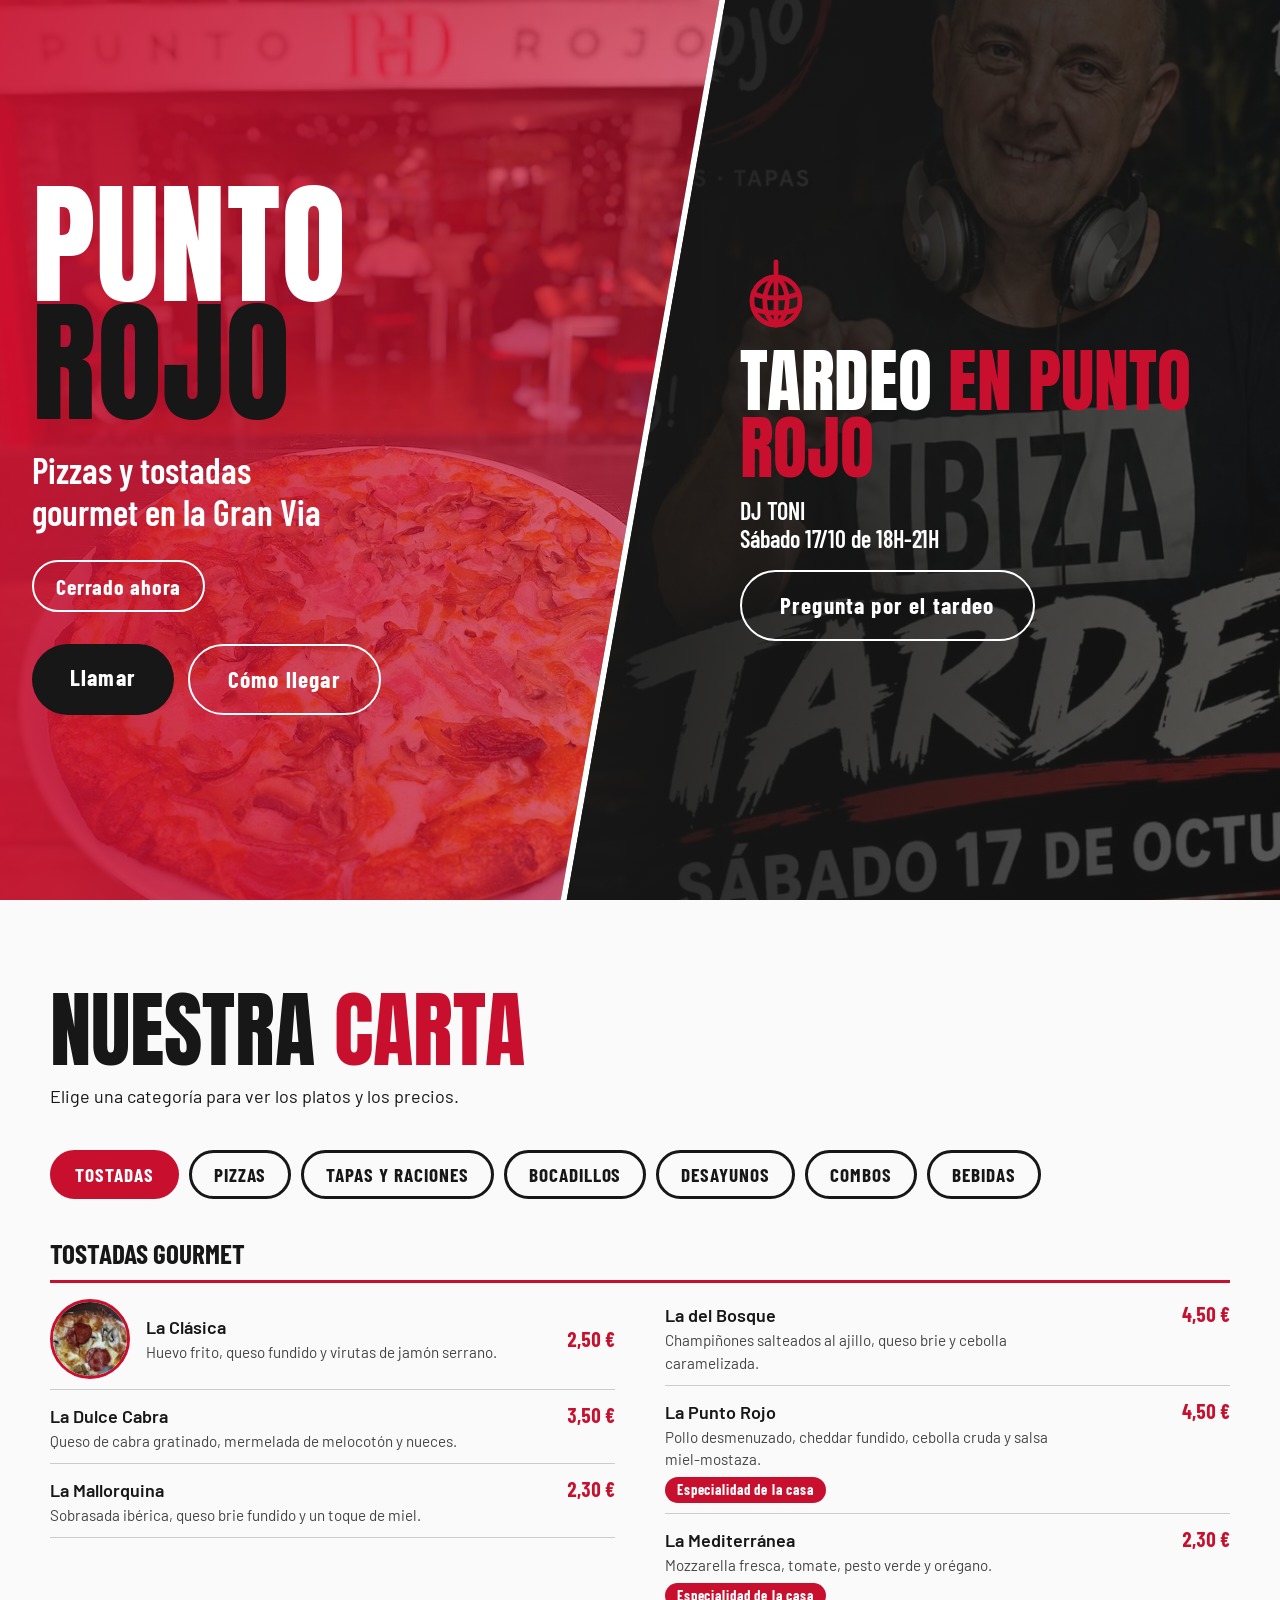
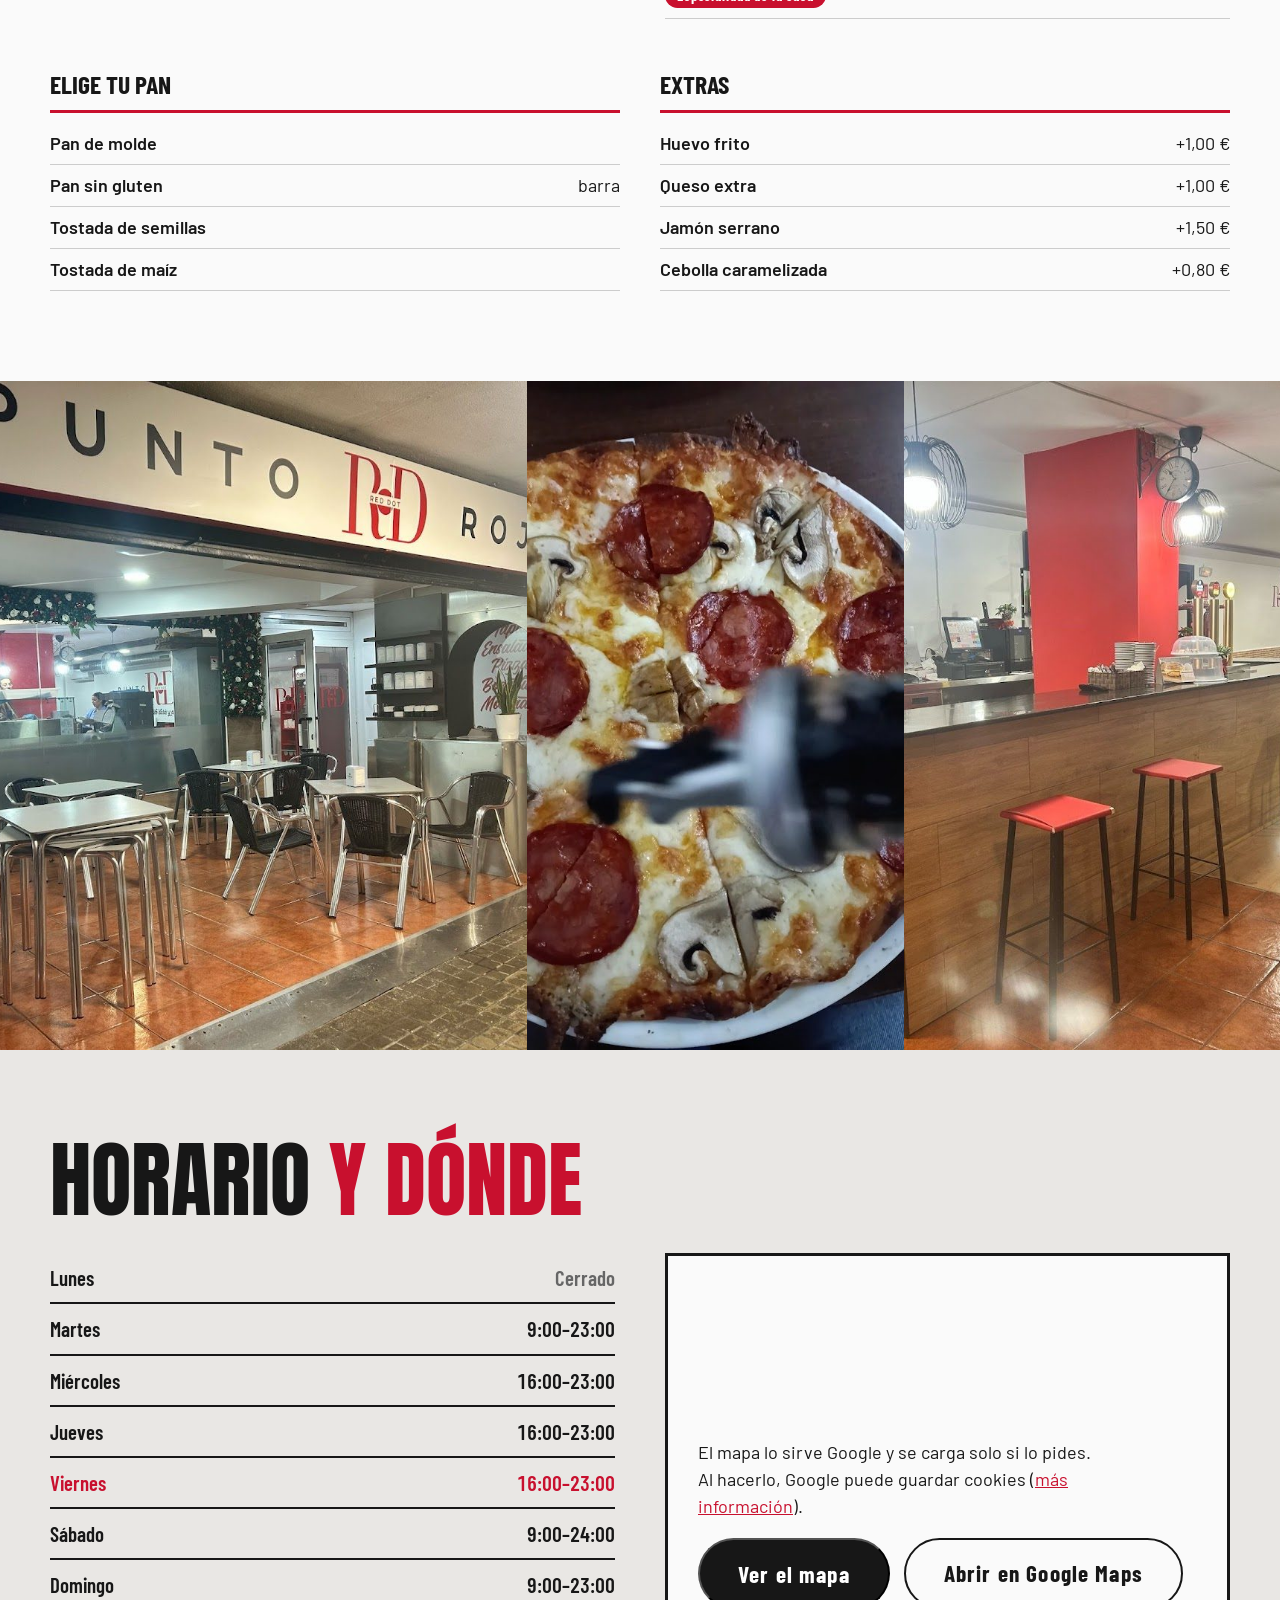
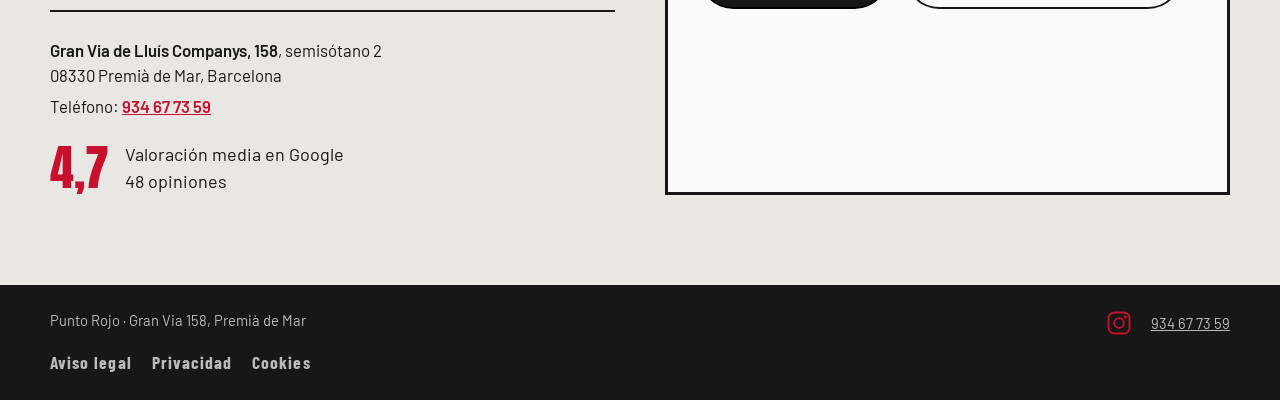
<file: index.html>
<!doctype html>
<html lang="es">
<head>
<meta charset="utf-8">
<meta name="viewport" content="width=device-width, initial-scale=1">
<meta name="robots" content="noindex, nofollow"><!-- QUITAR esta línea al publicar la web definitiva -->
<meta name="theme-color" content="#c8102e">
<title>Punto Rojo · Pizzas y tostadas gourmet · Premià de Mar</title>
<meta name="description" content="Pizzería y restaurante en la Gran Via de Premià de Mar. Pizzas, tostadas gourmet desde 2,30 € y desayunos. Tel. 934 67 73 59.">
<link rel="canonical" href="https://tutuifc.github.io/punto-rojo-web/">
<meta property="og:type" content="website">
<meta property="og:site_name" content="Punto Rojo">
<meta property="og:locale" content="es_ES">
<meta property="og:title" content="Punto Rojo · Pizzas y tostadas gourmet en Premià de Mar">
<meta property="og:description" content="Pizzería y restaurante en la Gran Via de Premià de Mar. Pizzas, tostadas gourmet desde 2,30 € y desayunos. Tel. 934 67 73 59.">
<meta property="og:url" content="https://tutuifc.github.io/punto-rojo-web/">
<meta property="og:image" content="https://tutuifc.github.io/punto-rojo-web/img/og.jpg">
<meta property="og:image:width" content="1200">
<meta property="og:image:height" content="630">
<meta property="og:image:alt" content="Punto Rojo, pizzas y tostadas gourmet en Premià de Mar">
<meta name="twitter:card" content="summary_large_image">
<link rel="icon" href="favicon.ico" sizes="any">
<link rel="icon" type="image/png" sizes="32x32" href="favicon-32.png">
<link rel="apple-touch-icon" href="apple-touch-icon.png">
<link rel="manifest" href="site.webmanifest">
<link rel="preload" href="fonts/anton-latin-400-normal.woff2" as="font" type="font/woff2" crossorigin>
<link rel="preload" href="fonts/barlow-condensed-latin-700-normal.woff2" as="font" type="font/woff2" crossorigin>
<link rel="preload" href="fonts/barlow-latin-400-normal.woff2" as="font" type="font/woff2" crossorigin>
<script type="application/ld+json">
{
  "@context": "https://schema.org",
  "@type": "Restaurant",
  "name": "Punto Rojo",
  "alternateName": "Red Dot Punto Rojo",
  "image": "https://tutuifc.github.io/punto-rojo-web/img/og.jpg",
  "url": "https://tutuifc.github.io/punto-rojo-web/",
  "telephone": "+34934677359",
  "servesCuisine": [
    "Pizzas",
    "Tapas",
    "Tostadas"
  ],
  "address": {
    "@type": "PostalAddress",
    "streetAddress": "Gran Via de Lluís Companys, 158, semisótano 2",
    "postalCode": "08330",
    "addressLocality": "Premià de Mar",
    "addressRegion": "Barcelona",
    "addressCountry": "ES"
  },
  "openingHoursSpecification": [
    {
      "@type": "OpeningHoursSpecification",
      "dayOfWeek": [
        "Tuesday"
      ],
      "opens": "09:00",
      "closes": "23:00"
    },
    {
      "@type": "OpeningHoursSpecification",
      "dayOfWeek": [
        "Wednesday",
        "Thursday",
        "Friday"
      ],
      "opens": "16:00",
      "closes": "23:00"
    },
    {
      "@type": "OpeningHoursSpecification",
      "dayOfWeek": [
        "Saturday"
      ],
      "opens": "09:00",
      "closes": "00:00"
    },
    {
      "@type": "OpeningHoursSpecification",
      "dayOfWeek": [
        "Sunday"
      ],
      "opens": "09:00",
      "closes": "23:00"
    }
  ],
  "hasMenu": "https://tutuifc.github.io/punto-rojo-web/#carta",
  "sameAs": [
    "https://www.instagram.com/punto_rojo20/"
  ]
}
</script>
<link rel="stylesheet" href="styles.css">
<noscript><style>.panel[hidden]{display:block}header.oculto{transform:none;visibility:visible}.barra-llamar{transform:none;visibility:visible}</style></noscript>
</head>
<body>

<header class="oculto">
  <div class="wrap">
    <a class="logo" href="#"><img src="img/logo-header.png" alt="" width="104" height="63">PUNTO ROJO</a>
    <nav><a href="#carta">Carta</a><a href="#visita">Horario</a><a class="llama" href="tel:+34934677359">934 67 73 59</a></nav>
  </div>
</header>

<main>
<div class="hero">
  <div class="fondo-i" role="img" aria-label="Pizza de jamón y champiñones frente a la terraza de Punto Rojo"></div>
  <div class="fondo-k" aria-hidden="true"><img src="img/karaoke-fondo.jpg" alt="" width="1100" height="1100"></div>
  <div class="wrap">
    <div class="hero-izq">
    <div>
      <h1>Punto<span>Rojo</span></h1>
      <p class="lead">Pizzas y tostadas gourmet en la Gran Via</p>
      <div class="estado" id="estado">Comprobando horario…</div>
      <div class="btns">
        <a class="btn negro" href="tel:+34934677359">Llamar</a>
        <a class="btn linea" href="https://www.google.com/maps/search/?api=1&query=Pizzer%C3%ADa+y+restaurante+punto+rojo+Premi%C3%A0+de+Mar" target="_blank" rel="noopener">Cómo llegar</a>
      </div>
    </div>
    <div class="punto"><img src="img/04.jpg" alt="Pizza de jamón y champiñones frente a la terraza de Punto Rojo" width="1200" height="900"></div>
    </div>
    <aside class="karaoke">
      <svg class="mic" viewBox="0 0 24 24" width="72" height="72" fill="none" stroke="currentColor" stroke-width="1.6" stroke-linecap="round" stroke-linejoin="round" aria-hidden="true"><path d="M12 1v4"/><circle cx="12" cy="14" r="8"/><path d="M4.4 11.5c4.5 2 10.7 2 15.2 0M4.4 16.5c4.5 2 10.7 2 15.2 0M12 6v16M12 6c-5 3-5 13 0 16M12 6c5 3 5 13 0 16"/></svg>
      <h2>Tardeo <em>en Punto Rojo</em></h2>
      <p>DJ TONI<br>Sábado 17/10 de 18H-21H</p>
      <a class="btn linea" href="tel:+34934677359">Pregunta por el tardeo</a>
    </aside>
  </div>
</div>

<section class="carta" id="carta">
  <div class="wrap">
    <h2>Nuestra <em>carta</em></h2>
    <p class="sub">Elige una categoría para ver los platos y los precios.</p>
    <div class="tabs" role="tablist" aria-label="Categorías de la carta">
      <button class="tab" type="button" role="tab" id="tab-tostadas" aria-controls="panel-tostadas" aria-selected="true">Tostadas</button>
      <button class="tab" type="button" role="tab" id="tab-pizzas" aria-controls="panel-pizzas" aria-selected="false" tabindex="-1">Pizzas</button>
      <button class="tab" type="button" role="tab" id="tab-tapas" aria-controls="panel-tapas" aria-selected="false" tabindex="-1">Tapas y raciones</button>
      <button class="tab" type="button" role="tab" id="tab-bocadillos" aria-controls="panel-bocadillos" aria-selected="false" tabindex="-1">Bocadillos</button>
      <button class="tab" type="button" role="tab" id="tab-desayunos" aria-controls="panel-desayunos" aria-selected="false" tabindex="-1">Desayunos</button>
      <button class="tab" type="button" role="tab" id="tab-combos" aria-controls="panel-combos" aria-selected="false" tabindex="-1">Combos</button>
      <button class="tab" type="button" role="tab" id="tab-bebidas" aria-controls="panel-bebidas" aria-selected="false" tabindex="-1">Bebidas</button>
    </div>
    <div class="panel" id="panel-tostadas" role="tabpanel" aria-labelledby="tab-tostadas" tabindex="0">
    <div class="cat">
      <h3 class="cat-t">Tostadas gourmet</h3>
      <div class="filas">
        <div class="fila con-img"><button class="ico-btn" type="button" data-grande="img/03.jpg" aria-label="Ampliar la foto de La Clásica"><img class="ico" src="img/03-icono.jpg" alt="" width="80" height="80" loading="lazy"></button><div class="fi"><b>La Clásica</b><p class="desc">Huevo frito, queso fundido y virutas de jamón serrano.</p></div><span class="pr">2,50 €</span></div>
        <div class="fila"><div class="fi"><b>La Dulce Cabra</b><p class="desc">Queso de cabra gratinado, mermelada de melocotón y nueces.</p></div><span class="pr">3,50 €</span></div>
        <div class="fila"><div class="fi"><b>La Mallorquina</b><p class="desc">Sobrasada ibérica, queso brie fundido y un toque de miel.</p></div><span class="pr">2,30 €</span></div>
        <div class="fila"><div class="fi"><b>La del Bosque</b><p class="desc">Champiñones salteados al ajillo, queso brie y cebolla caramelizada.</p></div><span class="pr">4,50 €</span></div>
        <div class="fila"><div class="fi"><b>La Punto Rojo</b><p class="desc">Pollo desmenuzado, cheddar fundido, cebolla cruda y salsa miel-mostaza.</p><span class="casa">Especialidad de la casa</span></div><span class="pr">4,50 €</span></div>
        <div class="fila"><div class="fi"><b>La Mediterránea</b><p class="desc">Mozzarella fresca, tomate, pesto verde y orégano.</p><span class="casa">Especialidad de la casa</span></div><span class="pr">2,30 €</span></div>
      </div>
      <div class="extras">
        <div><h3>Elige tu pan</h3><ul>
          <li><b>Pan de molde</b></li>
          <li><b>Pan sin gluten</b><span>barra</span></li>
          <li><b>Tostada de semillas</b></li>
          <li><b>Tostada de maíz</b></li>
        </ul></div>
        <div><h3>Extras</h3><ul>
          <li><b>Huevo frito</b><span>+1,00 €</span></li>
          <li><b>Queso extra</b><span>+1,00 €</span></li>
          <li><b>Jamón serrano</b><span>+1,50 €</span></li>
          <li><b>Cebolla caramelizada</b><span>+0,80 €</span></li>
        </ul></div>
      </div>
    </div>
    </div>
    <div class="panel" id="panel-pizzas" role="tabpanel" aria-labelledby="tab-pizzas" tabindex="0" hidden>
    <div class="cat">
      <h3 class="cat-t">Pizzas</h3>
      <div class="filas">
        <div class="fila"><div class="fi"><b>Margarita</b><p class="desc">Tomate y mozzarella.</p></div><span class="pr">11,20 €</span></div>
        <div class="fila"><div class="fi"><b>Jamón dulce</b><p class="desc">Tomate, mozzarella y jamón dulce.</p></div><span class="pr">12,20 €</span></div>
        <div class="fila"><div class="fi"><b>Pepperoni</b><p class="desc">Tomate, mozzarella y pepperoni.</p></div><span class="pr">12,50 €</span></div>
        <div class="fila"><div class="fi"><b>Atún</b><p class="desc">Tomate, mozzarella, cebolla cruda y atún.</p></div><span class="pr">13,50 €</span></div>
        <div class="fila"><div class="fi"><b>Carbonara</b><p class="desc">Mozzarella, nata, bacon, champiñones y huevo.</p></div><span class="pr">13,50 €</span></div>
        <div class="fila"><div class="fi"><b>Barbacoa</b><p class="desc">Tomate, mozzarella, pollo, ternera, bacon, cebolla cruda y salsa BBQ.</p></div><span class="pr">13,00 €</span></div>
        <div class="fila"><div class="fi"><b>4 quesos</b><p class="desc">Tomate, mozzarella, Roquefort, Emmental y Brie.</p></div><span class="pr">12,80 €</span></div>
        <div class="fila"><div class="fi"><b>4 estaciones</b><p class="desc">Tomate, mozzarella, bacon, champiñones, jamón dulce y cebolla caramelizada.</p></div><span class="pr">13,00 €</span></div>
        <div class="fila"><div class="fi"><b>La Roja</b><p class="desc">Tomate, mozzarella, pepperoni, carne picada y bacon.</p></div><span class="pr">13,55 €</span></div>
        <div class="fila"><div class="fi"><b>Queso cabra</b><p class="desc">Tomate, mozzarella, queso cabra, cebolla caramelizada y miel.</p></div><span class="pr">12,90 €</span></div>
        <div class="fila"><div class="fi"><b>Mediterránea</b><p class="desc">Tomate, mozzarella, aceitunas negras, tomate cherry, anchoas y albahaca.</p></div><span class="pr">12,00 €</span></div>
        <div class="fila"><div class="fi"><b>Calzone</b></div><span class="pr">12,00 €</span></div>
      </div>
    </div>
    </div>
    <div class="panel" id="panel-tapas" role="tabpanel" aria-labelledby="tab-tapas" tabindex="0" hidden>
    <div class="cat">
      <h3 class="cat-t">Tapas</h3>
      <div class="filas">
        <div class="fila"><div class="fi"><b>Patatas bravas</b><em class="ca">Patates braves</em></div><span class="pr">5,00 €</span></div>
        <div class="fila"><div class="fi"><b>Alitas de pollo</b><em class="ca">Aletes de pollastre</em></div><span class="pr">6,20 €</span></div>
        <div class="fila"><div class="fi"><b>"Fingers" de pollo</b><em class="ca">"Fingers" de pollastre</em></div><span class="pr">5,50 €</span></div>
        <div class="fila"><div class="fi"><b>Pan tomate</b><em class="ca">Pa amb tomàquet</em></div><span class="pr">3,00 €</span></div>
        <div class="fila"><div class="fi"><b>Anchoas</b><em class="ca">Anchoves</em></div><span class="pr">10,00 €</span></div>
        <div class="fila"><div class="fi"><b>Aceitunas rellenas</b><em class="ca">Olives farcides</em></div><span class="pr">2,10 €</span></div>
        <div class="fila"><div class="fi"><b>Patatas chips</b><em class="ca">Patates xips</em></div><span class="pr">1,50 €</span></div>
        <div class="fila"><div class="fi"><b>Nachos</b></div><span class="pr">7,00 €</span></div>
        <div class="fila"><div class="fi"><b>Berberechos</b><em class="ca">Escopinyes</em></div><span class="pr">6,50 €</span></div>
        <div class="fila"><div class="fi"><b>Gildas</b><em class="ca">Gildes</em></div><span class="pr">7,00 €</span></div>
      </div>
    </div>
    <div class="cat">
      <h3 class="cat-t">Tapas de oferta</h3>
      <div class="filas">
        <div class="fila"><div class="fi"><b>Callos</b></div><span class="pr">4,00 €</span></div>
        <div class="fila"><div class="fi"><b>Morro</b></div><span class="pr">4,00 €</span></div>
        <div class="fila"><div class="fi"><b>Migas</b></div><span class="pr">4,00 €</span></div>
        <div class="fila"><div class="fi"><b>Queso manchego en aceite de oliva</b></div><span class="pr">4,00 €</span></div>
        <div class="fila"><div class="fi"><b>Lata berberechos</b></div><span class="pr">4,95 €</span></div>
      </div>
    </div>
    <div class="cat">
      <h3 class="cat-t">Raciones</h3>
      <div class="filas">
        <div class="fila"><div class="fi"><b>Alitas de pollo</b></div><span class="pr">6,20 €</span></div>
        <div class="fila"><div class="fi"><b>Bomba casera</b><span class="det"> · 2 unidades</span></div><span class="pr">4,00 €</span></div>
        <div class="fila"><div class="fi"><b>Bravas Punto Rojo</b></div><span class="pr">5,50 €</span></div>
        <div class="fila"><div class="fi"><b>Migas con huevo frito</b></div><span class="pr">8,00 €</span></div>
        <div class="fila"><div class="fi"><b>Callos</b></div><span class="pr">8,00 €</span></div>
        <div class="fila"><div class="fi"><b>Morro</b></div><span class="pr">8,00 €</span></div>
      </div>
    </div>
    <div class="cat">
      <h3 class="cat-t">Para cuidarte</h3>
      <div class="filas">
        <div class="fila"><div class="fi"><b>Ensalada queso de cabra</b><em class="ca">Amanida de formatge de cabra</em></div><span class="pr">9,50 €</span></div>
        <div class="fila"><div class="fi"><b>Ensalada de atún</b><em class="ca">Amanida de tonyina</em></div><span class="pr">8,90 €</span></div>
      </div>
    </div>
    </div>
    <div class="panel" id="panel-bocadillos" role="tabpanel" aria-labelledby="tab-bocadillos" tabindex="0" hidden>
    <div class="cat">
      <h3 class="cat-t">Bocadillos y sandwiches</h3>
      <div class="filas">
        <div class="fila"><div class="fi"><b>Jamón</b><em class="ca">Pernil</em></div><span class="pr pr2"><span>8,00 €</span><span class="mini">4,00 € mini</span></span></div>
        <div class="fila"><div class="fi"><b>Queso manchego</b><em class="ca">Formatge manxego</em></div><span class="pr pr2"><span>7,00 €</span><span class="mini">3,50 € mini</span></span></div>
        <div class="fila"><div class="fi"><b>Atún</b><em class="ca">Tonyina</em></div><span class="pr pr2"><span>5,50 €</span><span class="mini">2,50 € mini</span></span></div>
        <div class="fila"><div class="fi"><b>Chorizo</b><em class="ca">Xoriço</em></div><span class="pr pr2"><span>4,50 €</span><span class="mini">2,00 € mini</span></span></div>
        <div class="fila"><div class="fi"><b>Fuet</b></div><span class="pr pr2"><span>4,50 €</span><span class="mini">2,00 € mini</span></span></div>
        <div class="fila"><div class="fi"><b>Lomo con queso</b><em class="ca">Llom amb formatge</em></div><span class="pr pr2"><span>7,90 €</span></span></div>
        <div class="fila"><div class="fi"><b>Bacon con queso</b><em class="ca">Bacon amb formatge</em></div><span class="pr pr2"><span>6,00 €</span><span class="mini">3,00 € mini</span></span></div>
        <div class="fila"><div class="fi"><b>Bikini</b><em class="ca">Biquini</em></div><span class="pr pr2"><span>3,20 €</span></span></div>
        <div class="fila"><div class="fi"><b>Bikini ibérico</b><em class="ca">Biquini ibèric</em></div><span class="pr pr2"><span>4,45 €</span></span></div>
        <div class="fila"><div class="fi"><b>Pollo a la plancha</b><em class="ca">Pollastre a la planxa</em></div><span class="pr pr2"><span>5,00 €</span><span class="mini">2,50 € mini</span></span></div>
        <div class="fila"><div class="fi"><b>Mallorquín</b><em class="ca">Mallorquí</em></div><span class="pr pr2"><span>5,00 €</span></span></div>
      </div>
    </div>
    <div class="cat">
      <h3 class="cat-t">Sándwiches de oferta</h3>
      <div class="filas">
        <div class="fila"><div class="fi"><b>Jamón y queso</b></div><span class="pr">3,50 €</span></div>
        <div class="fila"><div class="fi"><b>Chorizo y queso</b></div><span class="pr">3,50 €</span></div>
        <div class="fila"><div class="fi"><b>Especial 4 quesos</b></div><span class="pr">4,00 €</span></div>
        <div class="fila"><div class="fi"><b>Mallorquín sobrasada y queso</b></div><span class="pr">4,00 €</span></div>
        <div class="fila"><div class="fi"><b>Atún vegetal</b></div><span class="pr">4,50 €</span></div>
        <div class="fila"><div class="fi"><b>Pollo vegetal</b></div><span class="pr">4,50 €</span></div>
      </div>
    </div>
    </div>
    <div class="panel" id="panel-desayunos" role="tabpanel" aria-labelledby="tab-desayunos" tabindex="0" hidden>
    <div class="cat">
      <h3 class="cat-t">Desayuno (10:30–12:00 h)</h3>
      <div class="filas">
        <div class="fila"><div class="fi"><b>Tostada + café</b><em class="ca">Torrada + cafè</em></div><span class="pr">2,50 €</span></div>
        <div class="fila"><div class="fi"><b>Tostada con mantequilla</b><em class="ca">Torrada amb mantega</em></div><span class="pr">1,10 €</span></div>
        <div class="fila"><div class="fi"><b>Tostada mermelada</b><span class="det"> · fresa o melocotón</span><em class="ca">Torrada melmelada</em></div><span class="pr">1,20 €</span></div>
        <div class="fila"><div class="fi"><b>Mini + café</b><em class="ca">Mini + cafè</em></div><span class="pr">4,00 €</span></div>
        <div class="fila"><div class="fi"><b>Mini + zumo</b><em class="ca">Mini + suc</em></div><span class="pr">4,20 €</span></div>
        <div class="fila"><div class="fi"><b>Bikini + café</b><em class="ca">Biquini + cafè</em></div><span class="pr">4,00 €</span></div>
        <div class="fila"><div class="fi"><b>Bikini + zumo</b><em class="ca">Biquini + suc</em></div><span class="pr">4,20 €</span></div>
        <div class="fila"><div class="fi"><b>Croissant + café</b><em class="ca">Croissant + cafè</em></div><span class="pr">2,60 €</span></div>
        <div class="fila"><div class="fi"><b>Croissant + zumo</b><em class="ca">Croissant + suc</em></div><span class="pr">3,00 €</span></div>
      </div>
    </div>
    <div class="cat">
      <h3 class="cat-t">Combo bocadillo</h3>
      <div class="combo ancho">
        <div class="cab"><p class="desc">Bebida + bocadillo</p><span class="bola">3,60€</span></div>
        <div class="dos-col">
          <div><h4>Bebida a elegir</h4><ul class="inc"><li>Café con leche</li><li>Cortado</li><li>Capuchino</li><li>Café solo</li><li>Infusión</li></ul></div>
          <div><h4>Bocadillo a elegir</h4><ul class="inc"><li>Fuet</li><li>Jamón de York</li><li>Queso</li><li>Atún</li><li>Chorizo</li></ul></div>
        </div>
        <div class="opc"><span>Ibérico o tortilla francesa</span><b>+1,00 €</b></div>
      </div>
    </div>
    </div>
    <div class="panel" id="panel-combos" role="tabpanel" aria-labelledby="tab-combos" tabindex="0" hidden>
    <div class="cat">
      <h3 class="cat-t">Combos para 2 personas</h3>
      <div class="combos">
        <article class="combo">
          <h4>Combo Sardanas</h4>
          <span class="casa">Para 2 personas</span>
          <ul class="inc"><li>Patatas churrería</li><li>Olivas Punto Rojo</li><li>Queso en aceite de oliva</li><li>Mejillones en escabeche</li></ul>
          <div class="opc"><span>Con vino, cerveza o refresco</span><b>12,90 €</b></div>
          <div class="opc"><span>Con Aperol o vermut</span><b>14,90 €</b></div>
        </article>
        <article class="combo">
          <h4>Combo Bravísimo</h4>
          <span class="casa">Para 2 personas</span>
          <ul class="inc"><li>Patatas bravas</li><li>Olivas Punto Rojo</li></ul>
          <div class="opc"><span>Con vino, cerveza o refresco</span><b>9,90 €</b></div>
          <div class="opc"><span>Con Aperol o vermut</span><b>12,90 €</b></div>
        </article>
      </div>
    </div>
    </div>
    <div class="panel" id="panel-bebidas" role="tabpanel" aria-labelledby="tab-bebidas" tabindex="0" hidden>
    <div class="cat">
      <h3 class="cat-t">Especial cubetazo</h3>
      <div class="filas">
        <div class="fila"><div class="fi"><b>6 Estrella Galicia</b></div><span class="pr">14,00 €</span></div>
        <div class="fila"><div class="fi"><b>6 quintos Galicia</b></div><span class="pr">8,50 €</span></div>
        <div class="fila"><div class="fi"><b>6 Corona</b></div><span class="pr">16,50 €</span></div>
      </div>
    </div>
    <div class="cat">
      <h3 class="cat-t">Smoothies naturales</h3>
      <p class="nota-s">Hechos al momento. Precio único, 375 ml. 5,50 € cada uno.</p>
      <h4 class="sub-g">Smoothies</h4>
      <div class="filas">
        <div class="fila"><div class="fi"><b>Caribbean Passion</b><span class="det"> · B1</span><p class="desc">Mango, papaya, piña</p></div><span class="pr">5,50 €</span></div>
        <div class="fila"><div class="fi"><b>Berries Paradise</b><span class="det"> · B2</span><p class="desc">Mango, cereza, arándano, fresa</p></div><span class="pr">5,50 €</span></div>
        <div class="fila"><div class="fi"><b>Colada Jungle</b><span class="det"> · B7</span><p class="desc">Plátano, coco, piña</p></div><span class="pr">5,50 €</span></div>
        <div class="fila"><div class="fi"><b>Tropical Heaven</b><span class="det"> · B5</span><p class="desc">Melón, mango, kiwi, piña</p></div><span class="pr">5,50 €</span></div>
        <div class="fila"><div class="fi"><b>Vitality</b><span class="det"> · B13</span><p class="desc">Plátano, fresa</p></div><span class="pr">5,50 €</span></div>
      </div>
      <h4 class="sub-g">Superfood</h4>
      <div class="filas">
        <div class="fila"><div class="fi"><b>Dragon Fruit Mix</b><span class="det"> · B6</span><p class="desc">Mango, fresa, pitaya</p></div><span class="pr">5,50 €</span></div>
        <div class="fila"><div class="fi"><b>Blue Lightning</b><span class="det"> · B4</span><p class="desc">Mango, plátano, piña, melocotón, coco, espirulina azul</p></div><span class="pr">5,50 €</span></div>
        <div class="fila"><div class="fi"><b>Green Power</b><span class="det"> · B10</span><p class="desc">Pepino, col rizada, piña, espinaca</p></div><span class="pr">5,50 €</span></div>
        <div class="fila"><div class="fi"><b>Squeeze Nature</b><span class="det"> · B15</span><p class="desc">Mango, zanahoria, piña, fruta de la pasión</p></div><span class="pr">5,50 €</span></div>
        <div class="fila"><div class="fi"><b>Delightful</b><span class="det"> · B14</span><p class="desc">Plátano, arándanos, mango, açai</p></div><span class="pr">5,50 €</span></div>
      </div>
      <p class="nota-s">Hecho al momento con 150 g de fruta y verdura.</p>
    </div>
    </div>
  </div>
</section>

<div class="fotos">
  <div class="g">
    <img src="img/06.jpg" loading="lazy" alt="Entrada de Punto Rojo con el rótulo y mesas de acero" width="1200" height="900">
    <img src="img/03.jpg" loading="lazy" alt="Pizza de pepperoni y champiñones recién cortada" width="1200" height="900">
    <img src="img/01.jpg" loading="lazy" alt="Barra con taburetes rojos y pilares rojos" width="1200" height="900">
  </div>
</div>

<section class="visita" id="visita">
  <div class="wrap">
    <h2>Horario <em>y dónde</em></h2>
    <div class="cols">
      <div>
        <table aria-label="Horario">
          <tr data-d="1" class="cerrado"><td>Lunes</td><td>Cerrado</td></tr>
          <tr data-d="2"><td>Martes</td><td>9:00–23:00</td></tr>
          <tr data-d="3"><td>Miércoles</td><td>16:00–23:00</td></tr>
          <tr data-d="4"><td>Jueves</td><td>16:00–23:00</td></tr>
          <tr data-d="5"><td>Viernes</td><td>16:00–23:00</td></tr>
          <tr data-d="6"><td>Sábado</td><td>9:00–24:00</td></tr>
          <tr data-d="0"><td>Domingo</td><td>9:00–23:00</td></tr>
        </table>
        <div class="datos">
          <p><strong>Gran Via de Lluís Companys, 158</strong>, semisótano 2<br>08330 Premià de Mar, Barcelona</p>
          <p>Teléfono: <a href="tel:+34934677359">934 67 73 59</a></p>
        </div>
        <div class="nota"><b>4,7</b><span>Valoración media en Google<br>48 opiniones</span></div>
      </div>
      <div class="mapa-caja" id="mapa" data-src="https://www.google.com/maps?q=Pizzer%C3%ADa+y+restaurante+punto+rojo,+Gran+Via+de+Llu%C3%ADs+Companys+158,+Premi%C3%A0+de+Mar&output=embed">
        <p>El mapa lo sirve Google y se carga solo si lo pides. Al hacerlo, Google puede guardar cookies (<a href="legal.html#cookies">más información</a>).</p>
        <div class="btns">
          <button class="btn negro" type="button" id="cargar-mapa">Ver el mapa</button>
          <a class="btn claro" href="https://www.google.com/maps/search/?api=1&amp;query=Pizzer%C3%ADa+y+restaurante+punto+rojo+Premi%C3%A0+de+Mar" target="_blank" rel="noopener">Abrir en Google Maps</a>
        </div>
      </div>
    </div>
  </div>
</section>
</main>

<footer><div class="wrap"><span>Punto Rojo · Gran Via 158, Premià de Mar</span>
  <div class="pie-dcha">
    <a class="ig" href="https://www.instagram.com/punto_rojo20/" target="_blank" rel="noopener" aria-label="Instagram de Punto Rojo (se abre en una pestaña nueva)"><svg viewBox="0 0 24 24" width="28" height="28" fill="none" stroke="currentColor" stroke-width="1.6" stroke-linecap="round" stroke-linejoin="round" aria-hidden="true"><rect x="3" y="3" width="18" height="18" rx="5"/><circle cx="12" cy="12" r="4.2"/><circle cx="17.2" cy="6.8" r=".6" fill="currentColor"/></svg></a>
    <a href="tel:+34934677359">934 67 73 59</a>
  </div>
</div>
<div class="wrap pie-legal"><nav aria-label="Información legal"><a href="legal.html#aviso-legal">Aviso legal</a><a href="legal.html#privacidad">Privacidad</a><a href="legal.html#cookies">Cookies</a></nav></div></footer>

<a class="barra-llamar" href="tel:+34934677359">Llamar · 934 67 73 59</a>
<script src="script.js"></script>
</body>
</html>
</file>
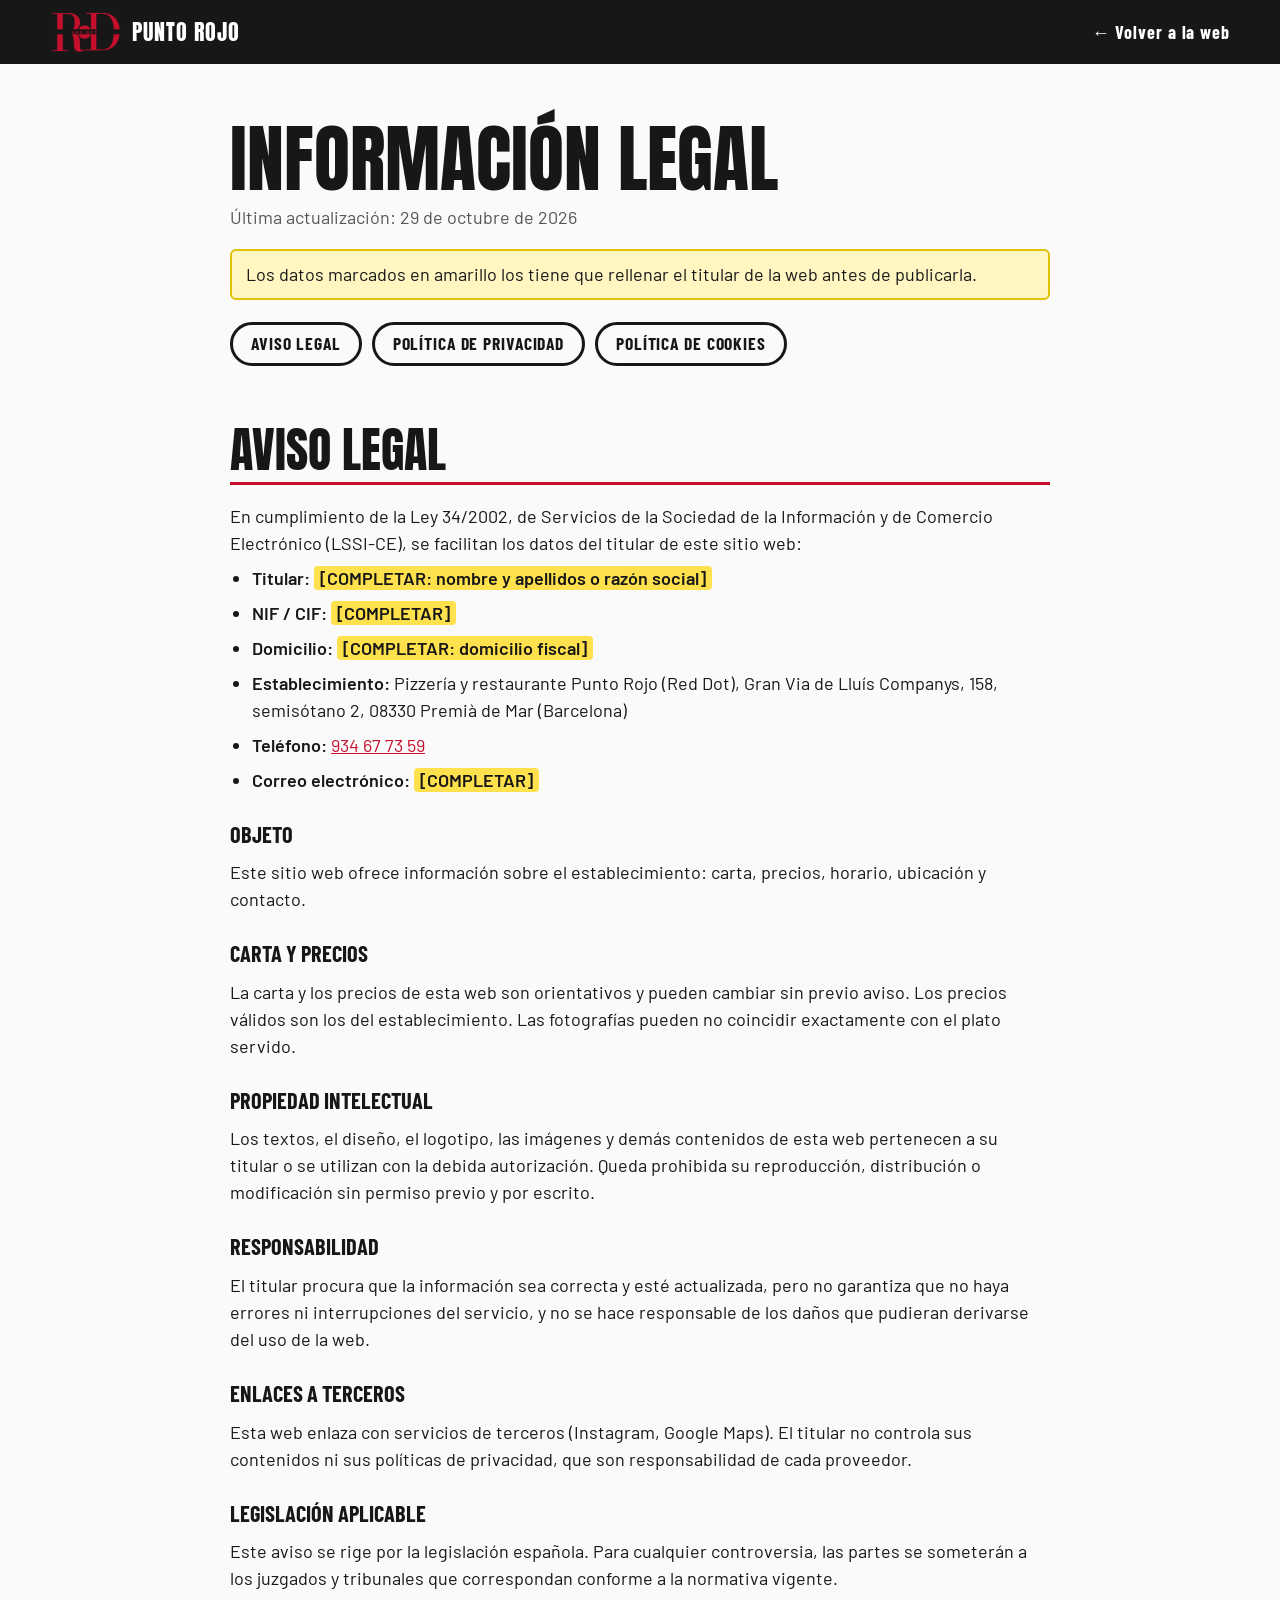
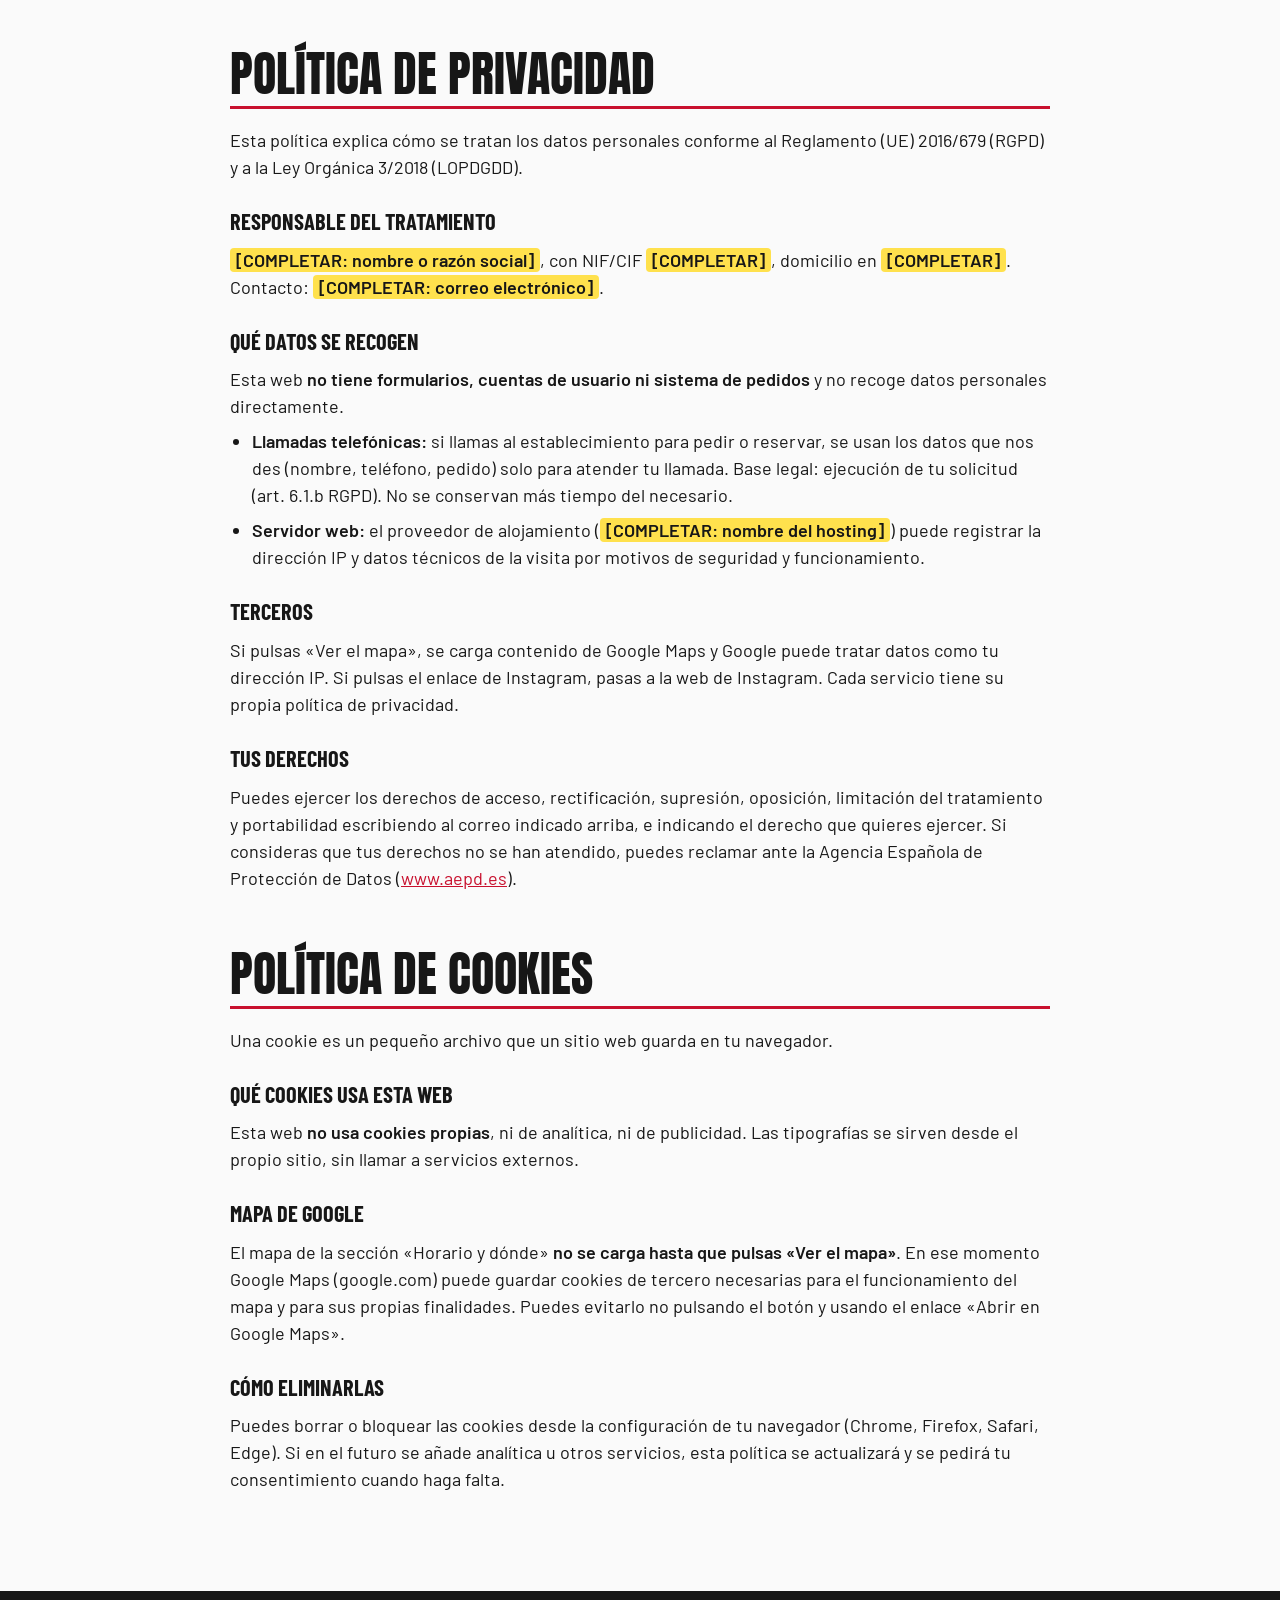
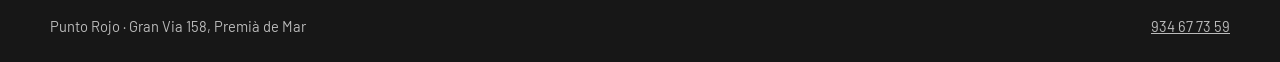
<file: legal.html>
<!doctype html>
<html lang="es">
<head>
<meta charset="utf-8">
<meta name="viewport" content="width=device-width, initial-scale=1">
<meta name="robots" content="noindex, nofollow"><!-- QUITAR esta línea al publicar la web definitiva -->
<meta name="theme-color" content="#c8102e">
<title>Aviso legal, privacidad y cookies · Punto Rojo</title>
<meta name="description" content="Aviso legal, política de privacidad y política de cookies de Punto Rojo, Premià de Mar.">
<link rel="canonical" href="https://tutuifc.github.io/punto-rojo-web/legal.html">
<link rel="icon" href="favicon.ico" sizes="any">
<link rel="icon" type="image/png" sizes="32x32" href="favicon-32.png">
<link rel="apple-touch-icon" href="apple-touch-icon.png">
<link rel="manifest" href="site.webmanifest">
<link rel="stylesheet" href="styles.css">
</head>
<body class="legal-pagina">

<div class="legal-cab">
  <div class="wrap">
    <a class="logo" href="index.html"><img src="img/logo-header.png" alt="" width="104" height="63">PUNTO ROJO</a>
    <a class="volver" href="index.html">← Volver a la web</a>
  </div>
</div>

<main class="legal">
  <div class="wrap">
    <h1>Información legal</h1>
    <p class="act">Última actualización: 29 de octubre de 2026</p>
    <p class="aviso-pend">Los datos marcados en amarillo los tiene que rellenar el titular de la web antes de publicarla.</p>

    <nav class="indice" aria-label="Índice">
      <a href="#aviso-legal">Aviso legal</a>
      <a href="#privacidad">Política de privacidad</a>
      <a href="#cookies">Política de cookies</a>
    </nav>

    <section id="aviso-legal">
      <h2>Aviso legal</h2>
      <p>En cumplimiento de la Ley 34/2002, de Servicios de la Sociedad de la Información y de Comercio Electrónico (LSSI-CE), se facilitan los datos del titular de este sitio web:</p>
      <ul>
        <li><b>Titular:</b> <mark class="pendiente">[COMPLETAR: nombre y apellidos o razón social]</mark></li>
        <li><b>NIF / CIF:</b> <mark class="pendiente">[COMPLETAR]</mark></li>
        <li><b>Domicilio:</b> <mark class="pendiente">[COMPLETAR: domicilio fiscal]</mark></li>
        <li><b>Establecimiento:</b> Pizzería y restaurante Punto Rojo (Red Dot), Gran Via de Lluís Companys, 158, semisótano 2, 08330 Premià de Mar (Barcelona)</li>
        <li><b>Teléfono:</b> <a href="tel:+34934677359">934 67 73 59</a></li>
        <li><b>Correo electrónico:</b> <mark class="pendiente">[COMPLETAR]</mark></li>
      </ul>

      <h3>Objeto</h3>
      <p>Este sitio web ofrece información sobre el establecimiento: carta, precios, horario, ubicación y contacto.</p>

      <h3>Carta y precios</h3>
      <p>La carta y los precios de esta web son orientativos y pueden cambiar sin previo aviso. Los precios válidos son los del establecimiento. Las fotografías pueden no coincidir exactamente con el plato servido.</p>

      <h3>Propiedad intelectual</h3>
      <p>Los textos, el diseño, el logotipo, las imágenes y demás contenidos de esta web pertenecen a su titular o se utilizan con la debida autorización. Queda prohibida su reproducción, distribución o modificación sin permiso previo y por escrito.</p>

      <h3>Responsabilidad</h3>
      <p>El titular procura que la información sea correcta y esté actualizada, pero no garantiza que no haya errores ni interrupciones del servicio, y no se hace responsable de los daños que pudieran derivarse del uso de la web.</p>

      <h3>Enlaces a terceros</h3>
      <p>Esta web enlaza con servicios de terceros (Instagram, Google Maps). El titular no controla sus contenidos ni sus políticas de privacidad, que son responsabilidad de cada proveedor.</p>

      <h3>Legislación aplicable</h3>
      <p>Este aviso se rige por la legislación española. Para cualquier controversia, las partes se someterán a los juzgados y tribunales que correspondan conforme a la normativa vigente.</p>
    </section>

    <section id="privacidad">
      <h2>Política de privacidad</h2>
      <p>Esta política explica cómo se tratan los datos personales conforme al Reglamento (UE) 2016/679 (RGPD) y a la Ley Orgánica 3/2018 (LOPDGDD).</p>

      <h3>Responsable del tratamiento</h3>
      <p><mark class="pendiente">[COMPLETAR: nombre o razón social]</mark>, con NIF/CIF <mark class="pendiente">[COMPLETAR]</mark>, domicilio en <mark class="pendiente">[COMPLETAR]</mark>. Contacto: <mark class="pendiente">[COMPLETAR: correo electrónico]</mark>.</p>

      <h3>Qué datos se recogen</h3>
      <p>Esta web <b>no tiene formularios, cuentas de usuario ni sistema de pedidos</b> y no recoge datos personales directamente.</p>
      <ul>
        <li><b>Llamadas telefónicas:</b> si llamas al establecimiento para pedir o reservar, se usan los datos que nos des (nombre, teléfono, pedido) solo para atender tu llamada. Base legal: ejecución de tu solicitud (art. 6.1.b RGPD). No se conservan más tiempo del necesario.</li>
        <li><b>Servidor web:</b> el proveedor de alojamiento (<mark class="pendiente">[COMPLETAR: nombre del hosting]</mark>) puede registrar la dirección IP y datos técnicos de la visita por motivos de seguridad y funcionamiento.</li>
      </ul>

      <h3>Terceros</h3>
      <p>Si pulsas «Ver el mapa», se carga contenido de Google Maps y Google puede tratar datos como tu dirección IP. Si pulsas el enlace de Instagram, pasas a la web de Instagram. Cada servicio tiene su propia política de privacidad.</p>

      <h3>Tus derechos</h3>
      <p>Puedes ejercer los derechos de acceso, rectificación, supresión, oposición, limitación del tratamiento y portabilidad escribiendo al correo indicado arriba, e indicando el derecho que quieres ejercer. Si consideras que tus derechos no se han atendido, puedes reclamar ante la Agencia Española de Protección de Datos (<a href="https://www.aepd.es" rel="noopener">www.aepd.es</a>).</p>
    </section>

    <section id="cookies">
      <h2>Política de cookies</h2>
      <p>Una cookie es un pequeño archivo que un sitio web guarda en tu navegador.</p>

      <h3>Qué cookies usa esta web</h3>
      <p>Esta web <b>no usa cookies propias</b>, ni de analítica, ni de publicidad. Las tipografías se sirven desde el propio sitio, sin llamar a servicios externos.</p>

      <h3>Mapa de Google</h3>
      <p>El mapa de la sección «Horario y dónde» <b>no se carga hasta que pulsas «Ver el mapa»</b>. En ese momento Google Maps (google.com) puede guardar cookies de tercero necesarias para el funcionamiento del mapa y para sus propias finalidades. Puedes evitarlo no pulsando el botón y usando el enlace «Abrir en Google Maps».</p>

      <h3>Cómo eliminarlas</h3>
      <p>Puedes borrar o bloquear las cookies desde la configuración de tu navegador (Chrome, Firefox, Safari, Edge). Si en el futuro se añade analítica u otros servicios, esta política se actualizará y se pedirá tu consentimiento cuando haga falta.</p>
    </section>
  </div>
</main>

<footer>
  <div class="wrap">
    <span>Punto Rojo · Gran Via 158, Premià de Mar</span>
    <a href="tel:+34934677359">934 67 73 59</a>
  </div>
</footer>

</body>
</html>
</file>
<file: styles.css>
@font-face{font-family:"Anton";font-style:normal;font-weight:400;font-display:swap;src:url(fonts/anton-latin-400-normal.woff2) format("woff2")}
@font-face{font-family:"Barlow";font-style:normal;font-weight:400;font-display:swap;src:url(fonts/barlow-latin-400-normal.woff2) format("woff2")}
@font-face{font-family:"Barlow";font-style:normal;font-weight:500;font-display:swap;src:url(fonts/barlow-latin-500-normal.woff2) format("woff2")}
@font-face{font-family:"Barlow";font-style:normal;font-weight:600;font-display:swap;src:url(fonts/barlow-latin-600-normal.woff2) format("woff2")}
@font-face{font-family:"Barlow Condensed";font-style:normal;font-weight:600;font-display:swap;src:url(fonts/barlow-condensed-latin-600-normal.woff2) format("woff2")}
@font-face{font-family:"Barlow Condensed";font-style:normal;font-weight:700;font-display:swap;src:url(fonts/barlow-condensed-latin-700-normal.woff2) format("woff2")}
:root{--rojo:#c8102e;--rojo-hondo:#8f0b20;--negro:#171717;--blanco:#fafafa;--gris:#e9e7e4;--cond:"Barlow Condensed",sans-serif;--display:"Anton",Impact,sans-serif;--texto:"Barlow",system-ui,sans-serif}
*{box-sizing:border-box;margin:0;padding:0}
html{scroll-behavior:smooth}
body{background:var(--blanco);color:var(--negro);font-family:var(--texto);font-size:18px;line-height:1.5}
img{display:block;max-width:100%;height:auto}
a{color:inherit}
:focus-visible{outline:3px solid var(--negro);outline-offset:3px}
.wrap{width:min(1180px,100% - 36px);margin-inline:auto}

header{position:fixed;top:0;left:0;right:0;z-index:10;background:var(--negro);color:#fff;transition:transform .25s ease}
header.oculto{transform:translateY(-100%);visibility:hidden;transition:transform .25s ease,visibility 0s .25s}
header .wrap{display:flex;justify-content:space-between;align-items:center;height:64px;gap:14px}
.logo{display:flex;align-items:center;gap:10px;text-decoration:none;font-family:var(--display);font-size:1.4rem;letter-spacing:.04em}
.logo img{height:44px;width:auto}
nav{display:flex;gap:26px;align-items:center;font-family:var(--cond);font-weight:700;font-size:1.1rem;letter-spacing:.06em}
nav a{text-decoration:none}
nav a:hover{color:#ff8a98}
nav .llama{background:var(--rojo);padding:8px 18px;border-radius:99px;color:#fff}
nav .llama:hover{background:#fff;color:var(--rojo)}

/* hero: el punto */
.hero{background:var(--rojo);color:#fff;overflow:hidden;position:relative}
.fondo-i{position:absolute;top:0;bottom:0;left:0;width:60%;background:url(img/04.jpg) center/cover;z-index:0}
.fondo-i::after{content:"";position:absolute;inset:0;background:linear-gradient(90deg,rgba(200,16,46,.9),rgba(200,16,46,.6))}
@media(min-width:901px){.punto{display:none}}
.fondo-k{position:absolute;top:0;bottom:0;left:50%;width:60%;background:var(--negro);border-left:6px solid #fff;transform:skewX(-10deg);overflow:hidden;z-index:0}
.fondo-k img{position:absolute;inset:0;width:100%;height:100%;object-fit:cover;object-position:center 20%;transform:skewX(10deg) scale(1.25);opacity:.55}
.fondo-k::after{content:"";position:absolute;inset:0;background:linear-gradient(90deg,rgba(23,23,23,.9),rgba(23,23,23,.45))}
.hero .wrap{position:relative;z-index:1;display:grid;grid-template-columns:1fr 1fr;align-items:center;gap:0;min-height:100vh;width:min(1440px,100% - 64px)}
.hero-izq{display:grid;grid-template-columns:minmax(0,1fr);align-items:center;gap:24px;padding:50px 40px 50px 0}
.hero-izq>*{min-width:0}
.karaoke{padding:50px 0 50px 100px;display:flex;flex-direction:column;align-items:flex-start;gap:16px}
.karaoke .mic{color:var(--rojo)}
.karaoke h2{font-size:clamp(2.4rem,5.5vw,4.6rem)}
.karaoke p{font-family:var(--cond);font-weight:600;font-size:1.5rem;line-height:1.2;max-width:20ch}
.hero h1{font-family:var(--display);font-weight:400;font-size:clamp(3.4rem,10.5vw,10rem);line-height:.88;text-transform:uppercase;letter-spacing:.005em}
.hero h1 span{display:block;color:var(--negro)}
.hero p.lead{font-family:var(--cond);font-weight:600;font-size:clamp(1.5rem,2.8vw,2.7rem);line-height:1.15;margin-top:28px;max-width:20ch}
.estado{display:inline-block;margin-top:28px;border:2px solid #fff;padding:8px 22px;border-radius:99px;font-family:var(--cond);font-weight:700;font-size:1.35rem;letter-spacing:.04em}
.estado.on{background:#fff;color:var(--rojo)}
.btns{display:flex;gap:14px;flex-wrap:wrap;margin-top:32px}
.btn{font-family:var(--cond);font-weight:700;font-size:1.45rem;letter-spacing:.05em;padding:16px 38px;text-decoration:none;border-radius:99px}
.btn.negro{background:var(--negro);color:#fff}
.btn.negro:hover{background:#fff;color:var(--negro)}
.btn.linea{border:2px solid #fff}
.btn.linea:hover{background:#fff;color:var(--rojo)}
.punto{position:relative;aspect-ratio:1;border-radius:50%;overflow:hidden;border:14px solid #fff;max-width:540px;margin-left:auto;width:100%}
.punto img{width:100%;height:100%;object-fit:cover}

/* tostadas */
.carta{padding:90px 0;background:var(--blanco);scroll-margin-top:64px}
h2{font-family:var(--display);font-weight:400;text-transform:uppercase;font-size:clamp(2.6rem,7vw,5.2rem);line-height:.95}
h2 em{font-style:normal;color:var(--rojo)}
.carta .sub{margin:14px 0 40px;max-width:46ch}
.extras{display:grid;grid-template-columns:1fr 1fr;gap:40px;margin-top:46px}
.extras h3{font-family:var(--cond);font-weight:700;font-size:1.6rem;text-transform:uppercase;border-bottom:3px solid var(--rojo);padding-bottom:6px;margin-bottom:10px}
.extras ul{list-style:none}
.extras li{display:flex;justify-content:space-between;gap:12px;padding:7px 0;border-bottom:1px solid #ccc}
.extras li b{font-weight:600}

/* carta: botones de categoría */
.tabs{display:flex;flex-wrap:wrap;gap:10px;margin-bottom:34px}
.tab{font:700 1.2rem/1 var(--cond);letter-spacing:.05em;text-transform:uppercase;padding:12px 22px;border-radius:99px;border:3px solid var(--negro);background:var(--blanco);color:var(--negro);cursor:pointer;white-space:nowrap}
.tab:hover{background:var(--negro);color:#fff}
.tab[aria-selected="true"]{background:var(--rojo);border-color:var(--rojo);color:#fff}
.panel[hidden]{display:none}
.panel:focus-visible{outline-offset:8px}
.cargando{padding:30px 0;font-family:var(--cond);font-weight:600;font-size:1.3rem}
.cat+.cat{margin-top:50px}
.cat-t{font-family:var(--cond);font-weight:700;font-size:1.7rem;text-transform:uppercase;border-bottom:3px solid var(--rojo);padding-bottom:6px;margin-bottom:6px}
.filas{columns:2;column-gap:50px}
.fila{display:flex;justify-content:space-between;align-items:baseline;gap:16px;padding:10px 0;border-bottom:1px solid #ccc;break-inside:avoid}
.fila.con-img{align-items:center}
.fila.con-img .fi{flex:1}
.ico-btn{display:block;flex:none;padding:0;border:0;background:none;border-radius:50%;cursor:zoom-in}
.ico{display:block;width:80px;height:80px;border-radius:50%;object-fit:cover;border:3px solid var(--rojo);transition:transform .2s ease}
.ico-btn:hover .ico{transform:scale(1.06)}
.visor{position:fixed;inset:0;z-index:100;background:rgba(0,0,0,0);transition:background .35s ease;cursor:zoom-out}
.visor.abierto{background:rgba(0,0,0,.88)}
.visor-img{position:fixed;object-fit:cover;border:4px solid #fff;box-shadow:0 20px 60px rgba(0,0,0,.5);transition:left .4s cubic-bezier(.2,.8,.2,1),top .4s cubic-bezier(.2,.8,.2,1),width .4s cubic-bezier(.2,.8,.2,1),height .4s cubic-bezier(.2,.8,.2,1),border-radius .4s ease}
.visor-x{position:fixed;top:14px;right:14px;width:48px;height:48px;border-radius:50%;border:2px solid #fff;background:rgba(0,0,0,.4);color:#fff;font:400 2rem/1 system-ui,sans-serif;cursor:pointer;opacity:0;transition:opacity .3s ease .2s}
.visor.abierto .visor-x{opacity:1}
body.visor-abierto{overflow:hidden}
.fi b{font-weight:600}
.fi .det{color:#555}
.fi .ca{display:block;color:#666;font-size:.92rem}
.fi .desc{font-size:.95rem;color:#444;max-width:46ch}
.fi .casa{display:inline-block;margin-top:6px;background:var(--rojo);color:#fff;font-family:var(--cond);font-weight:700;font-size:.9rem;letter-spacing:.06em;padding:2px 12px;border-radius:99px}
.pr{font-family:var(--cond);font-weight:700;font-size:1.25rem;white-space:nowrap;color:var(--rojo);font-variant-numeric:tabular-nums}
.pr2{display:flex;flex-direction:column;align-items:flex-end;line-height:1.15}
.pr2 .mini{font-size:1rem;color:var(--negro)}
.combos{display:grid;grid-template-columns:1fr 1fr;gap:24px;margin-top:20px}
.combo{border:3px solid var(--negro);padding:24px}
.combo h4{font-family:var(--display);font-weight:400;font-size:2rem;text-transform:uppercase;line-height:1}
.combo .casa{display:inline-block;margin:10px 0;background:var(--rojo);color:#fff;font-family:var(--cond);font-weight:700;font-size:.95rem;letter-spacing:.06em;padding:3px 12px;border-radius:99px}
.inc{list-style:none;margin-bottom:14px}
.inc li{padding:3px 0}
.inc li::before{content:"+ ";color:var(--rojo);font-weight:700}
.opc{display:flex;justify-content:space-between;gap:12px;padding:8px 0;border-top:2px solid var(--negro)}
.opc b{font-family:var(--cond);font-size:1.3rem;color:var(--rojo)}
.combo.ancho{margin-top:20px}
.combo .cab{display:flex;justify-content:space-between;align-items:center;gap:16px;margin-bottom:14px}
.combo .cab .desc{font-family:var(--cond);font-weight:700;font-size:1.5rem;text-transform:uppercase}
.bola{font-family:var(--display);font-size:1.6rem;background:var(--rojo);color:#fff;border-radius:50%;width:84px;height:84px;display:grid;place-items:center;flex:none}
.dos-col{display:grid;grid-template-columns:1fr 1fr;gap:24px;margin-bottom:10px}
.dos-col h4{font-family:var(--cond);font-weight:700;font-size:1.2rem;text-transform:uppercase;margin-bottom:6px;font-size:1.2rem}
.sub-g{font-family:var(--cond);font-weight:700;font-size:1.2rem;text-transform:uppercase;margin:22px 0 10px}
.nota-s{margin:12px 0;color:#444}
@media(max-width:900px){
  .tabs{flex-wrap:nowrap;overflow-x:auto;margin-inline:-18px;padding:2px 18px 10px;scrollbar-width:thin}
  .filas{columns:1}
  .combos,.dos-col{grid-template-columns:1fr}
}

/* fotos */
.fotos{background:var(--negro);padding:0}
.fotos .g{display:grid;grid-template-columns:1.4fr 1fr 1fr}
.fotos img{width:100%;height:100%;object-fit:cover;min-height:320px}
.fotos .g>*:first-child{grid-row:span 2}

/* visita */
.visita{padding:90px 0;background:var(--gris)}
.visita .cols{display:grid;grid-template-columns:1fr 1fr;gap:50px;margin-top:34px}
table{width:100%;border-collapse:collapse;font-family:var(--cond);font-weight:600;font-size:1.3rem}
td{padding:9px 0;border-bottom:2px solid var(--negro)}
td:last-child{text-align:right;font-variant-numeric:tabular-nums}
tr.hoy td{color:var(--rojo)}
tr.cerrado td:last-child{color:#666}
.datos{margin-top:26px;font-size:1.05rem}
.datos p{margin:6px 0}
.datos a{font-weight:600;color:var(--rojo)}
.nota{display:flex;align-items:center;gap:16px;margin-top:22px}
.nota b{font-family:var(--display);font-weight:400;font-size:3rem;line-height:1;color:var(--rojo)}
.mapa{width:100%;min-height:400px;border:0;filter:grayscale(1) contrast(1.05)}
.mapa-caja{display:flex;flex-direction:column;justify-content:center;gap:18px;min-height:400px;padding:30px;border:3px solid var(--negro);background:var(--blanco)}
.mapa-caja p{max-width:40ch}
.mapa-caja a{color:var(--rojo)}
.mapa-caja .btns{margin-top:0}
.btn.claro{border:2px solid var(--negro);color:var(--negro)}
.btn.claro:hover{background:var(--negro);color:#fff}
.pie-legal{padding-top:12px}
.pie-legal nav{display:flex;gap:20px;flex-wrap:wrap}
.pie-legal a{color:#bbb}
.pie-legal a:hover{color:#fff}
footer{background:var(--negro);color:#bbb;padding:24px 0;font-size:.92rem}
footer .wrap{display:flex;justify-content:space-between;flex-wrap:wrap;gap:10px}
.pie-dcha{display:flex;align-items:center;gap:18px}
.ig{display:inline-flex;color:var(--rojo);transition:transform .2s ease,color .2s ease}
.ig:hover{color:#ff3b57;transform:scale(1.1)}
.ig:focus-visible{outline-color:#fff}

@media(max-width:900px){
  .hero .wrap,.hero-izq,.visita .cols,.extras{grid-template-columns:1fr}
  .hero .wrap{width:min(1180px,100% - 36px)}
  .hero-izq{gap:0;margin:0 -18px calc(-17.6vw);padding:22px 18px calc(17.6vw + 12px);background:linear-gradient(rgba(200,16,46,.85),rgba(200,16,46,.55)),url(img/04.jpg) center/cover var(--rojo);clip-path:polygon(0 0,100% 0,100% calc(100% - 17.6vw + 1px),0 100%)}
  .hero h1{font-size:clamp(3.6rem,18vw,6.5rem)}
  .hero p.lead{font-size:1.7rem;margin-top:16px}
  .estado{margin-top:18px;font-size:1.2rem;padding:6px 18px}
  .btn{font-size:1.25rem;padding:14px 28px}
  .btns{margin-top:20px}
  .fondo-k,.fondo-i{display:none}
  .hero .wrap{min-height:0}
  .karaoke{margin-inline:-18px;padding:calc(17.6vw + 30px) 18px 60px;background:linear-gradient(rgba(23,23,23,.8),rgba(23,23,23,.8)),url(img/karaoke-fondo.jpg) center 20%/cover var(--negro);clip-path:polygon(0 17.6vw,100% 0,100% 100%,0 100%)}
  .punto{display:none}
  .fotos .g{grid-template-columns:1fr 1fr}
  .fotos .g>*:first-child{grid-row:auto;grid-column:span 2}
  nav a:not(.llama){display:none}
}
@media(prefers-reduced-motion:reduce){html{scroll-behavior:auto}header,header.oculto{transition:none}.barra-llamar,.barra-llamar.visible{transition:none}.visor,.visor-img,.visor-x,.ico{transition:none}}

.barra-llamar{display:none}
@media(max-width:700px){
  .barra-llamar{display:flex;position:fixed;left:0;right:0;bottom:0;z-index:50;justify-content:center;align-items:center;gap:10px;min-height:54px;padding:10px 16px calc(10px + env(safe-area-inset-bottom));font:700 18px/1.2 system-ui,-apple-system,"Segoe UI",sans-serif;text-decoration:none;background:#c8102e;color:#ffffff;transform:translateY(100%);visibility:hidden;transition:transform .3s ease,visibility 0s .3s}
  .barra-llamar.visible{transform:none;visibility:visible;transition:transform .3s ease}
  .barra-llamar:focus-visible{outline:3px solid #ffffff;outline-offset:-6px}
  footer{padding-bottom:calc(24px + 58px + env(safe-area-inset-bottom))}
}

/* página legal */
.legal-cab{background:var(--negro);color:#fff;padding:10px 18px}
.legal-cab .wrap{display:flex;justify-content:space-between;align-items:center;gap:14px;width:100%;max-width:1180px}
.legal-cab .volver{font-family:var(--cond);font-weight:700;letter-spacing:.05em;text-decoration:none}
.legal-cab .volver:hover{color:#ff8a98}
.legal{padding:60px 0 90px}
.legal .wrap{max-width:820px}
.legal h1{font-family:var(--display);font-weight:400;text-transform:uppercase;font-size:clamp(2.6rem,7vw,4.6rem);line-height:.95}
.legal .act{color:#555;margin:10px 0 18px}
.legal .indice{display:flex;gap:10px;flex-wrap:wrap;margin:22px 0 10px}
.legal .indice a{font:700 1.1rem/1 var(--cond);letter-spacing:.05em;text-transform:uppercase;text-decoration:none;padding:10px 18px;border:3px solid var(--negro);border-radius:99px}
.legal .indice a:hover{background:var(--negro);color:#fff}
.legal section{padding-top:50px;scroll-margin-top:10px}
.legal h2{font-family:var(--display);font-weight:400;text-transform:uppercase;font-size:clamp(2rem,5vw,3rem);line-height:1;padding-bottom:8px;border-bottom:3px solid var(--rojo);margin-bottom:18px}
.legal h3{font-family:var(--cond);font-weight:700;font-size:1.4rem;text-transform:uppercase;margin:24px 0 6px}
.legal p,.legal li{margin:8px 0}
.legal ul{padding-left:22px}
.legal a{color:var(--rojo)}
.legal .indice a{color:inherit}
mark.pendiente{background:#ffe14d;color:var(--negro);padding:1px 6px;border-radius:4px;font-weight:600}
.aviso-pend{background:#fff6c2;border:2px solid #e0c200;padding:10px 14px;border-radius:6px}
</file>
